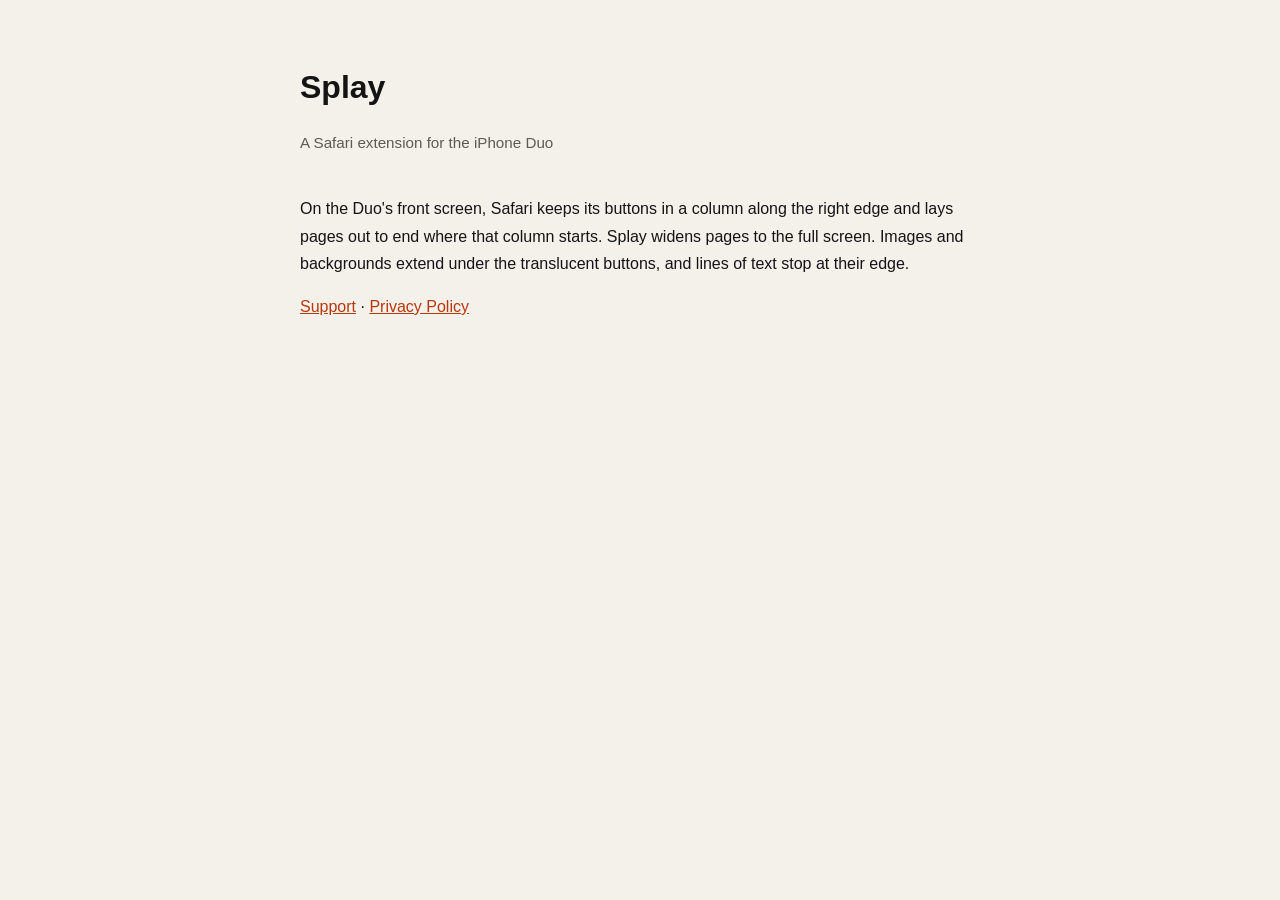
<file: index.html>
<!DOCTYPE html>
<html lang="en">
<head>
  <meta charset="UTF-8">
  <meta name="viewport" content="width=device-width, initial-scale=1.0">
  <title>Splay</title>
  <link rel="stylesheet" href="style.css">
</head>
<body>
  <h1>Splay</h1>
  <p class="subtitle">A Safari extension for the iPhone Duo</p>

  <p>On the Duo's front screen, Safari keeps its buttons in a column along the right edge and lays pages out to end where that column starts. Splay widens pages to the full screen. Images and backgrounds extend under the translucent buttons, and lines of text stop at their edge.</p>

  <p><a href="support.html">Support</a> &middot; <a href="privacy.html">Privacy Policy</a></p>
</body>
</html>
</file>
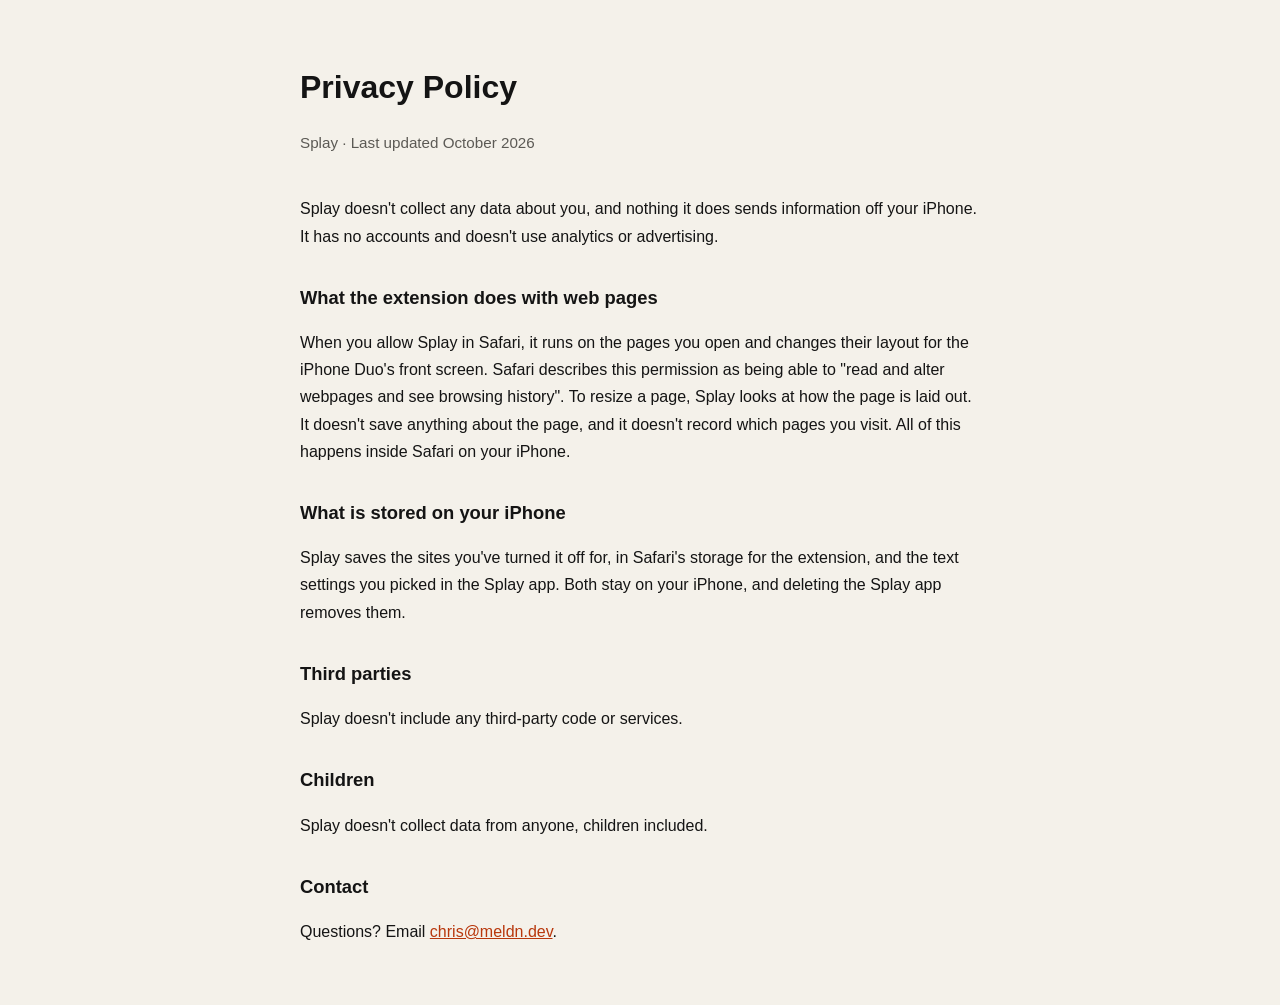
<file: privacy.html>
<!DOCTYPE html>
<html lang="en">
<head>
  <meta charset="UTF-8">
  <meta name="viewport" content="width=device-width, initial-scale=1.0">
  <title>Privacy Policy - Splay</title>
  <link rel="stylesheet" href="style.css">
</head>
<body>
  <h1>Privacy Policy</h1>
  <p class="subtitle">Splay &middot; Last updated October 2026</p>

  <p>Splay doesn't collect any data about you, and nothing it does sends information off your iPhone. It has no accounts and doesn't use analytics or advertising.</p>

  <h2>What the extension does with web pages</h2>
  <p>When you allow Splay in Safari, it runs on the pages you open and changes their layout for the iPhone Duo's front screen. Safari describes this permission as being able to "read and alter webpages and see browsing history". To resize a page, Splay looks at how the page is laid out. It doesn't save anything about the page, and it doesn't record which pages you visit. All of this happens inside Safari on your iPhone.</p>

  <h2>What is stored on your iPhone</h2>
  <p>Splay saves the sites you've turned it off for, in Safari's storage for the extension, and the text settings you picked in the Splay app. Both stay on your iPhone, and deleting the Splay app removes them.</p>

  <h2>Third parties</h2>
  <p>Splay doesn't include any third-party code or services.</p>

  <h2>Children</h2>
  <p>Splay doesn't collect data from anyone, children included.</p>

  <h2>Contact</h2>
  <p>Questions? Email <a href="mailto:chris@meldn.dev">chris@meldn.dev</a>.</p>
</body>
</html>
</file>
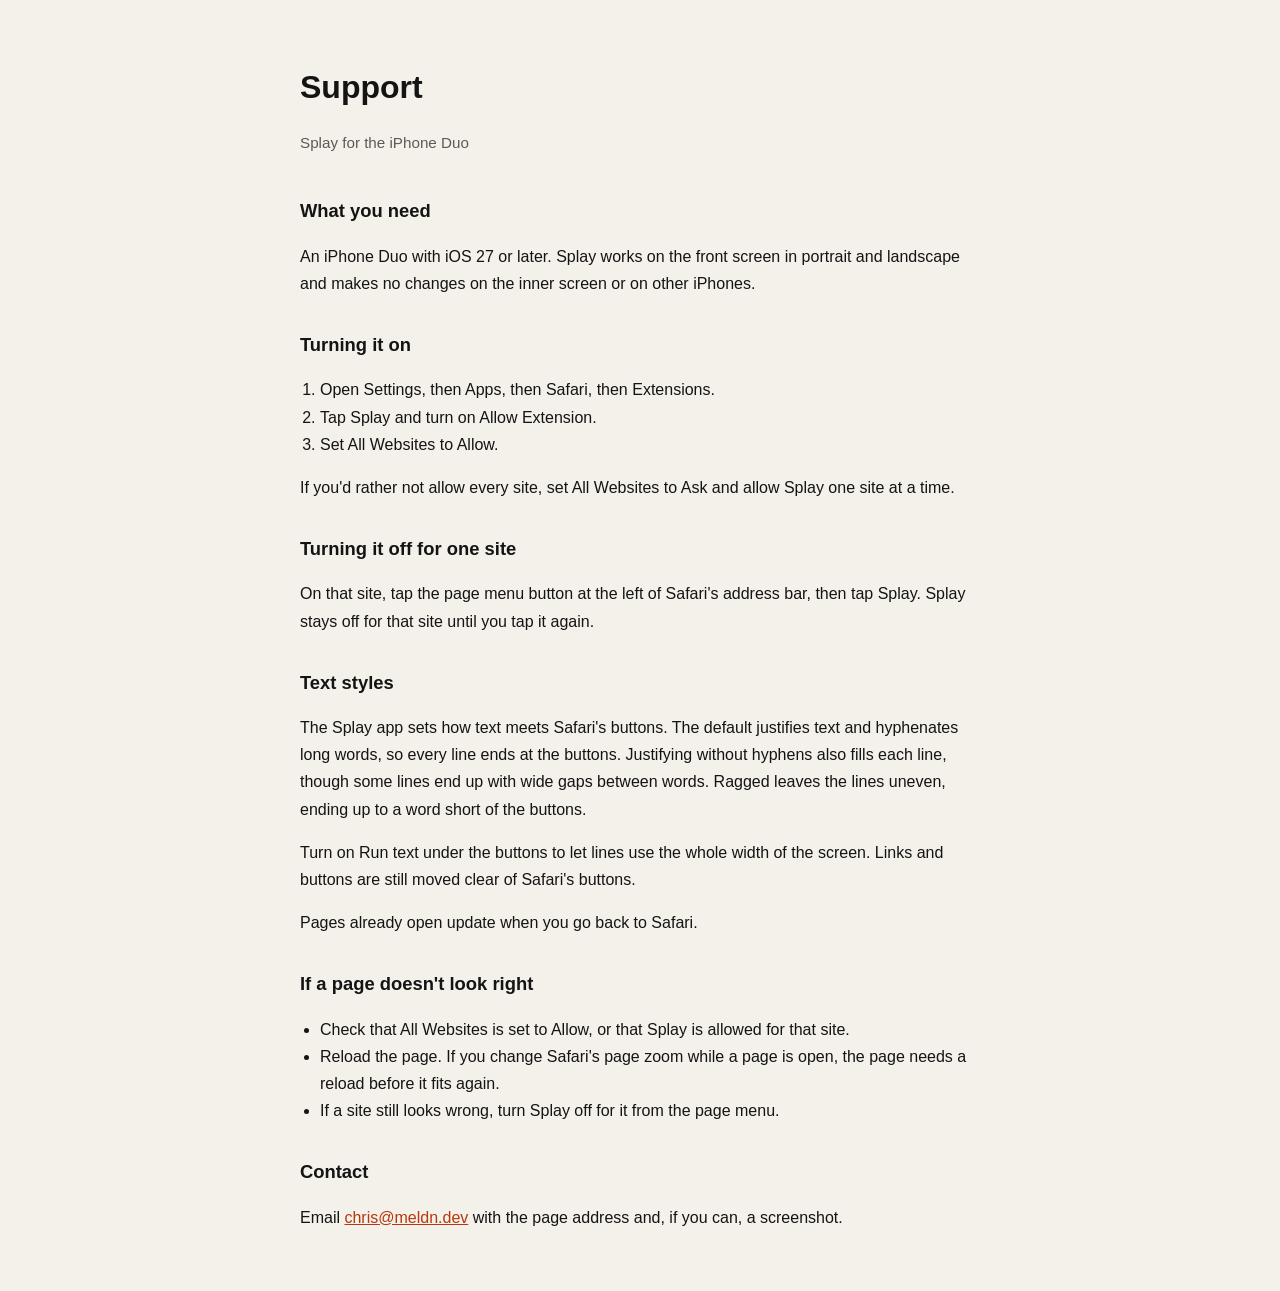
<file: support.html>
<!DOCTYPE html>
<html lang="en">
<head>
  <meta charset="UTF-8">
  <meta name="viewport" content="width=device-width, initial-scale=1.0">
  <title>Support - Splay</title>
  <link rel="stylesheet" href="style.css">
</head>
<body>
  <h1>Support</h1>
  <p class="subtitle">Splay for the iPhone Duo</p>

  <h2>What you need</h2>
  <p>An iPhone Duo with iOS 27 or later. Splay works on the front screen in portrait and landscape and makes no changes on the inner screen or on other iPhones.</p>

  <h2>Turning it on</h2>
  <ol>
    <li>Open Settings, then Apps, then Safari, then Extensions.</li>
    <li>Tap Splay and turn on Allow Extension.</li>
    <li>Set All Websites to Allow.</li>
  </ol>
  <p>If you'd rather not allow every site, set All Websites to Ask and allow Splay one site at a time.</p>

  <h2>Turning it off for one site</h2>
  <p>On that site, tap the page menu button at the left of Safari's address bar, then tap Splay. Splay stays off for that site until you tap it again.</p>

  <h2>Text styles</h2>
  <p>The Splay app sets how text meets Safari's buttons. The default justifies text and hyphenates long words, so every line ends at the buttons. Justifying without hyphens also fills each line, though some lines end up with wide gaps between words. Ragged leaves the lines uneven, ending up to a word short of the buttons.</p>
  <p>Turn on Run text under the buttons to let lines use the whole width of the screen. Links and buttons are still moved clear of Safari's buttons.</p>
  <p>Pages already open update when you go back to Safari.</p>

  <h2>If a page doesn't look right</h2>
  <ul>
    <li>Check that All Websites is set to Allow, or that Splay is allowed for that site.</li>
    <li>Reload the page. If you change Safari's page zoom while a page is open, the page needs a reload before it fits again.</li>
    <li>If a site still looks wrong, turn Splay off for it from the page menu.</li>
  </ul>

  <h2>Contact</h2>
  <p>Email <a href="mailto:chris@meldn.dev">chris@meldn.dev</a> with the page address and, if you can, a screenshot.</p>
</body>
</html>
</file>
<file: style.css>
body { font-family: -apple-system, BlinkMacSystemFont, "Segoe UI", sans-serif; max-width: 680px; margin: 60px auto; padding: 0 24px; color: #141414; background: #f4f1ea; line-height: 1.7; }
h1 { font-size: 2rem; margin-bottom: 0.25rem; }
.subtitle { color: #5c5a55; margin-bottom: 2.5rem; font-size: 0.95rem; }
h2 { font-size: 1.15rem; margin-top: 2rem; }
a { color: #b8370c; }
ol, ul { padding-left: 1.25rem; }
@media (prefers-color-scheme: dark) {
  body { color: #f4f1ea; background: #141414; }
  .subtitle { color: #a8a49c; }
  a { color: #ff7a4d; }
}
</file>
